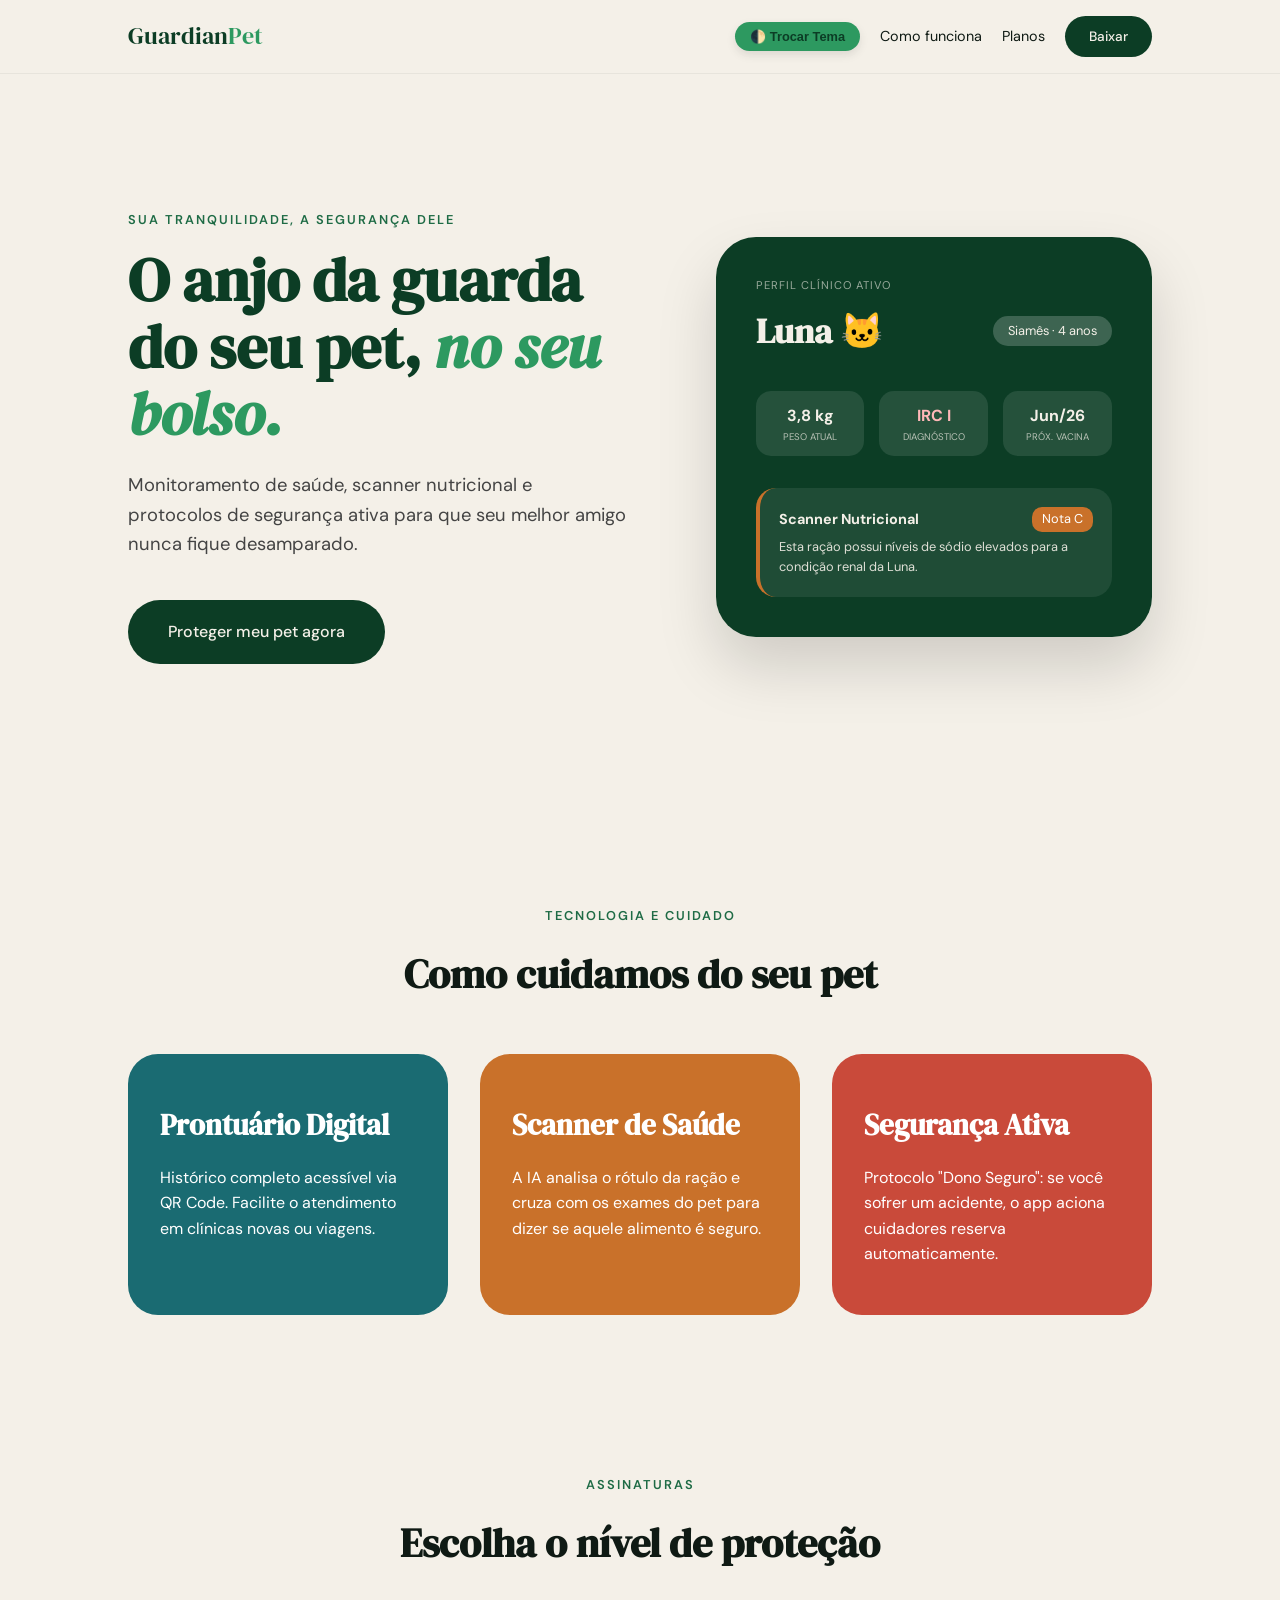
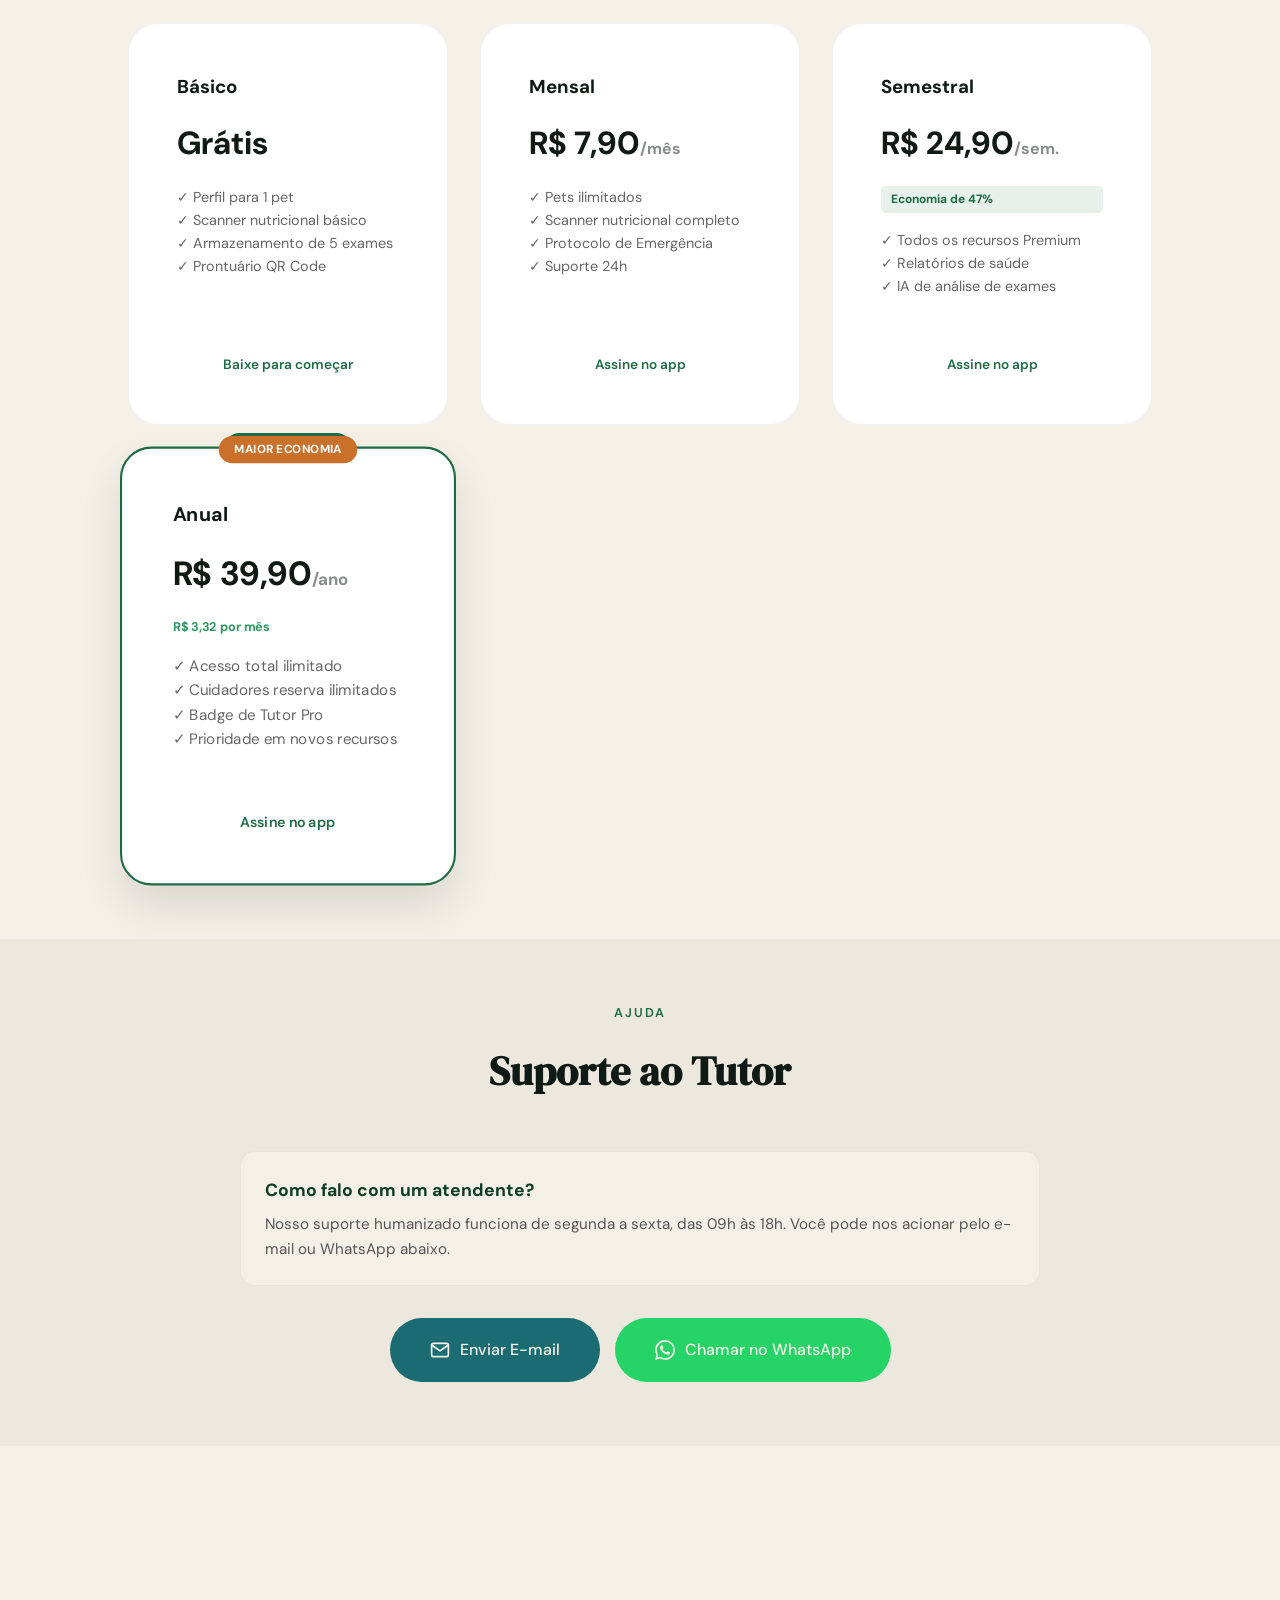
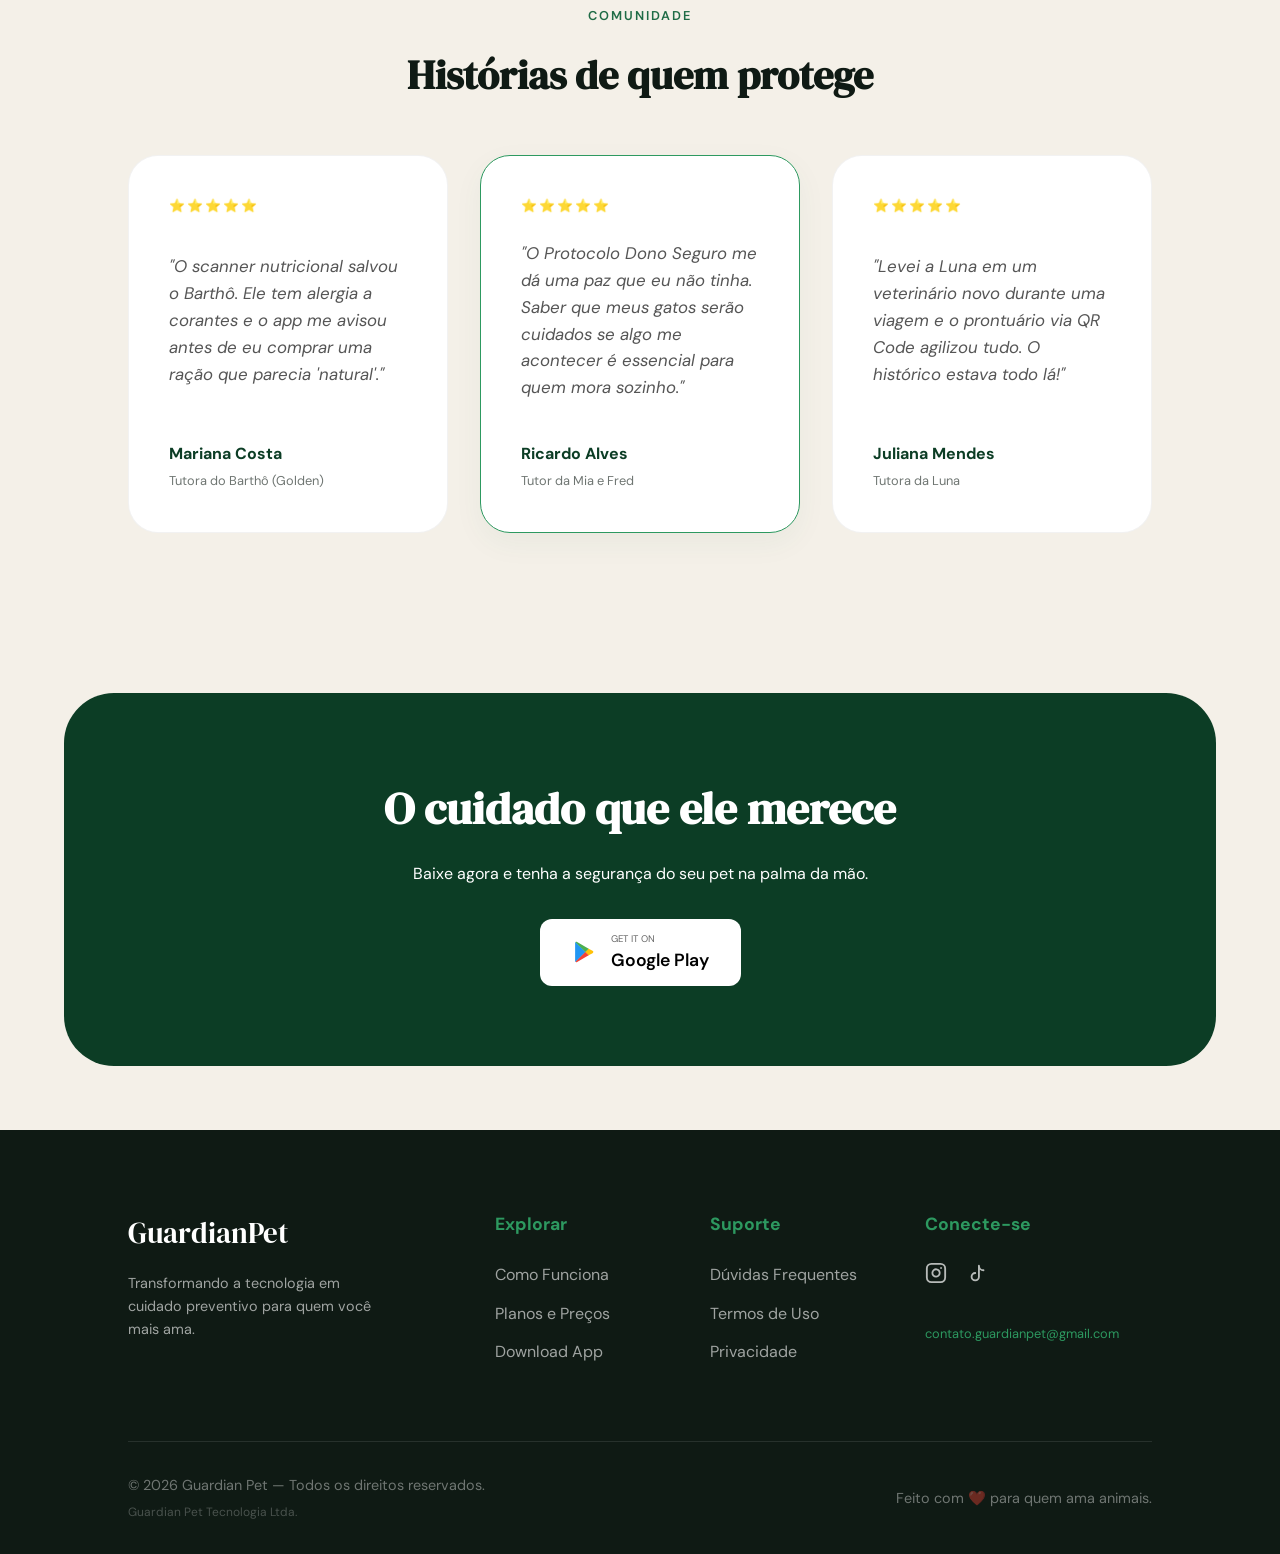
<file: GuardianPetSite/index.html>
<!DOCTYPE html>
<html lang="pt-BR">
<head>
<meta charset="UTF-8"/>
<meta name="description" content="Guardian Pet - O app que monitora a saúde do seu pet, analisa rótulos de ração com IA e oferece segurança ativa para tutores.">
<meta name="keywords" content="pet, saúde animal, veterinário, ração, scanner nutricional, segurança pet">
<meta name="author" content="Guardian Pet Tecnologia">
<meta property="og:title" content="Guardian Pet — O Anjo da Guarda do seu Pet">
<meta property="og:description" content="Prontuário digital e segurança ativa para seu melhor amigo.">
<meta property="og:type" content="website">
<meta name="viewport" content="width=device-width, initial-scale=1.0"/>
<title>GuardianPet — O Anjo da Guarda do seu Pet</title>
<link rel="preconnect" href="https://fonts.googleapis.com"/>
<link rel="preconnect" href="https://fonts.gstatic.com" crossorigin/>
<link href="https://fonts.googleapis.com/css2?family=DM+Serif+Display:ital@0;1&family=DM+Sans:opsz,wght@9..40,300;9..40,400;9..40,500&display=swap" rel="stylesheet"/>
<style>

  

  
  :root {
       /* ... mantenha o que já existe e adicione esta: */
    --card-bg: #ffffff;
    --ink: #0f1a14;
    --paper: #f4f0e8;
    --paper2: #ece8de;
    --green: #1e6b45;
    --green-l: #2d9960;
    --green-d: #0c3d25;
    --amber: #c9712a;
    --coral: #c94a3a;
    --teal: #1a6b72;
    --font-display: 'DM Serif Display', Georgia, serif;
    --font-body: 'DM Sans', sans-serif;
  }
  body { 
    font-family: var(--font-body); 
    background-color: var(--paper); 
    color: var(--ink); 
    line-height: 1.6; 
    overflow-x: hidden;
    /* A mágica acontece aqui: transição para cor e fundo */
    transition: background-color 0.6s cubic-bezier(0.4, 0, 0.2, 1), color 0.6s ease;
}
/* ADICIONE ISTO LOGO ABAIXO DO :root */
 /* MODO ESCURO - CORES CORRIGIDAS */
  body.dark-mode {
    --ink: #f4f0e8;           /* Texto claro no fundo escuro */
    --paper: #0a140f;         /* Fundo bem escuro (quase preto esverdeado) */
    --paper2: #122118;        /* Seções secundárias um pouco menos escuras */
    --card-bg: #1a2e23;       /* Fundo dos cards */
    --green-d: #2d9960;       /* O verde que era escuro agora fica vibrante para ler */
    --green-l: #4ade80;       /* Verde neon para destaques */
    /* Adicione isso dentro ou logo abaixo do bloco body.dark-mode */
body.dark-mode .plano-card h3,
body.dark-mode .plano-card p {
    color: var(--ink); /* O --ink no dark-mode já é claro */
}


/* Faz com que os cards e seções também deslizem na cor */
.plano-card, .pilar-card, .depoimento-card, .faq-item, nav, footer, .modal-content {
    transition: background-color 0.4s ease, border-color 0.4s ease, transform 0.3s ease, box-shadow 0.3s ease;
}
body.dark-mode .plano-card ul li {
    color: rgba(255, 255, 255, 0.7); /* Cinza claro para os itens da lista */
}

/* Ajuste específico para o texto "Grátis" e valores que estavam pretos */
body.dark-mode .plano-card p[style*="font-weight: bold"] {
    color: #ffffff;
}
  }
  /* Correção definitiva para os Cards de Planos no Dark Mode */
body.dark-mode .plano-card {
    background-color: var(--card-bg) !important;
    border-color: rgba(255, 255, 255, 0.1) !important;
}

/* Força a cor dos títulos e preços que estão sumindo */
body.dark-mode .plano-card h3, 
body.dark-mode .plano-card p {
    color: #ffffff !important;
}

/* Força a cor das listas (que estão com #666 no HTML) */
body.dark-mode .plano-card ul li {
    color: rgba(255, 255, 255, 0.7) !important;
}

/* Mantém o texto "Baixe no app" com destaque verde */
body.dark-mode .plano-info-app {
    color: var(--green-l) !important;
}

/* Ajuste para o texto de economia no plano semestral */
body.dark-mode .plano-card p[style*="background: rgba(30,107,69,0.1)"] {
    background: rgba(74, 222, 128, 0.1) !important;
    color: var(--green-l) !important;
}
/* Ajuste para o Footer no Dark Mode */
body.dark-mode footer {
    background: #050a08; /* Um tom ainda mais escuro que o paper */
    border-top: 1px solid rgba(255, 255, 255, 0.05);
}

body.dark-mode .footer-logo,
body.dark-mode .footer-col h4 {
    color: var(--green-l);
}
body.dark-mode .faq-item {
    background: var(--card-bg);
    border-color: rgba(255, 255, 255, 0.1);
}

body.dark-mode .faq-item h4 {
    color: var(--green-l);
}

body.dark-mode .faq-item p {
    color: rgba(255, 255, 255, 0.7) !important;
}
  /* Garante que o menu navegação acompanhe a cor de fundo */
  body.dark-mode nav {
    background: rgba(10, 20, 15, 0.85);
    border-bottom: 1px solid rgba(255, 255, 255, 0.1);
  }

  /* Garante que descrições e textos menores não sumam */
  body.dark-mode .hero-desc, 
  body.dark-mode .plano-card ul li,
  body.dark-mode .faq-item p {
    color: rgba(244, 240, 232, 0.8);
  }
  /* BUSQUE A CLASSE .plano-card E MUDE O BACKGROUND PARA: */
  .plano-card {
    background: var(--card-bg); /* Isso faz o card mudar de cor no modo escuro */
    /* ... restante do código ... */
  }
/* Estilos do Modal */
.modal {
  display: none; 
  position: fixed; 
  z-index: 2000; 
  left: 0; top: 0;
  width: 100%; height: 100%;
  background-color: rgba(0,0,0,0.6);
  backdrop-filter: blur(5px);
}

.modal-content {
  background-color: var(--paper);
  margin: 5% auto;
  padding: 3rem;
  border-radius: 30px;
  width: 80%;
  max-width: 700px;
  max-height: 80vh;
  overflow-y: auto;
  position: relative;
  box-shadow: 0 20px 50px rgba(0,0,0,0.3);
}

.modal-text {
  text-align: left;
  line-height: 1.8;
  color: var(--ink);
}

.modal-text h3 { margin-top: 1.5rem; font-size: 1.1rem; color: var(--green); }
.modal-text p { margin-bottom: 1rem; font-size: 0.95rem; opacity: 0.8; }

.close-btn {
  position: absolute;
  right: 25px; top: 20px;
  font-size: 2rem;
  cursor: pointer;
  color: var(--ink);
  opacity: 0.5;
}

.close-btn:hover { opacity: 1; }

/* Ajuste Dark Mode para o Modal */
body.dark-mode .modal-content {
  background-color: var(--card-bg);
  border: 1px solid rgba(255,255,255,0.1);
}
body.dark-mode .modal-text h3 { color: var(--green-l); }
  /* ADICIONE ISTO NA CLASSE .plano-card.destaque PARA MELHORAR A HIERARQUIA */
  .plano-card.destaque {
    transform: scale(1.05);
    z-index: 2;
    box-shadow: 0 20px 40px rgba(0,0,0,0.1);
  }
  /* RESET & BASE */
  *, *::before, *::after { box-sizing: border-box; margin: 0; padding: 0; }
  html { scroll-behavior: smooth; }
  body { font-family: var(--font-body); background: var(--paper); color: var(--ink); line-height: 1.6; overflow-x: hidden; }
  
  /* NAV */
  nav {
    position: fixed; top: 0; left: 0; right: 0; z-index: 1000;
    display: flex; align-items: center; justify-content: space-between;
    padding: 1rem 10%; background: rgba(244,240,232,0.85); backdrop-filter: blur(12px);
    border-bottom: 1px solid rgba(0,0,0,0.05);
  }
  .nav-logo { font-family: var(--font-display); font-size: 1.5rem; color: var(--green-d); text-decoration: none; }
  .nav-logo span { color: var(--green-l); }

  /* HERO */
  .hero { min-height: 90vh; display: grid; grid-template-columns: 1.2fr 1fr; align-items: center; padding: 8rem 10% 4rem; gap: 4rem; }
  .hero h1 { font-family: var(--font-display); font-size: clamp(2.5rem, 5vw, 3.8rem); line-height: 1.1; color: var(--green-d); margin-bottom: 1.5rem; }
  .hero h1 em { color: var(--green-l); font-style: italic; }
  .hero-desc { font-size: 1.15rem; color: #444; max-width: 500px; margin-bottom: 2.5rem; }
  
  .btn-primary { background: var(--green-d); color: var(--paper); padding: 1.2rem 2.5rem; border-radius: 100px; text-decoration: none; font-weight: 500; display: inline-flex; align-items: center; justify-content: center; gap: 10px; transition: 0.3s; border: none; cursor: pointer; }
  .btn-primary:hover { transform: translateY(-3px); box-shadow: 0 15px 30px rgba(12,61,37,0.2); }

  /* APP VISUAL */
  .hero-visual { background: var(--green-d); color: var(--paper); padding: 2.5rem; border-radius: 40px; box-shadow: 0 30px 60px rgba(0,0,0,0.15); position: relative; }
  .card-tag { font-size: 0.7rem; text-transform: uppercase; letter-spacing: 1px; opacity: 0.6; margin-bottom: 0.5rem; }
  .pet-info { display: flex; justify-content: space-between; align-items: center; margin-bottom: 2rem; }
  .stat-grid { display: grid; grid-template-columns: repeat(3, 1fr); gap: 15px; margin-bottom: 2rem; }
  .stat-item { background: rgba(255,255,255,0.1); padding: 12px; border-radius: 15px; text-align: center; }
  .nutrition-alert { background: rgba(255,255,255,0.08); padding: 1.2rem; border-radius: 20px; border-left: 4px solid var(--amber); }

  /* SEÇÕES GERAIS */
  .section-header { text-align: center; padding: 6rem 10% 3rem; }
  .section-tag { color: var(--green); font-weight: 600; text-transform: uppercase; font-size: 0.8rem; letter-spacing: 2px; margin-bottom: 1rem; display: block; }
  
  .pilares { padding: 0 10% 4rem; display: grid; grid-template-columns: repeat(3, 1fr); gap: 2rem; }
  .pilar-card { padding: 3rem 2rem; border-radius: 30px; color: white; position: relative; overflow: hidden; }
  .pilar-card.teal { background: var(--teal); }
  .pilar-card.amber { background: var(--amber); }
  .pilar-card.coral { background: var(--coral); }
  .pilar-card h3 { font-family: var(--font-display); font-size: 1.8rem; margin-bottom: 1rem; }

  /* PLANOS */
  .planos-grid { display: grid; grid-template-columns: repeat(auto-fit, minmax(300px, 1fr)); gap: 2rem; padding: 0 10% 4rem; }
  .plano-card { background: #fff; padding: 3rem; border-radius: 30px; border: 1px solid rgba(0,0,0,0.05); transition: 0.3s; display: flex; flex-direction: column; }
  .plano-card.destaque { border: 2px solid var(--green); position: relative; }
  .plano-card.destaque::after { content: "RECOMENDADO"; position: absolute; top: -15px; left: 50%; transform: translateX(-50%); background: var(--green); color: white; padding: 4px 15px; border-radius: 20px; font-size: 0.7rem; font-weight: bold; }
  .plano-info-app { margin-top: auto; padding-top: 2rem; font-size: 0.85rem; color: var(--green); font-weight: 600; text-align: center; }

/* DEPOIMENTOS */
.depoimentos-grid {
  display: grid;
  grid-template-columns: repeat(auto-fit, minmax(300px, 1fr));
  gap: 2rem;
}

.depoimento-card {
  background: var(--card-bg);
  padding: 2.5rem;
  border-radius: 30px;
  border: 1px solid rgba(0,0,0,0.05);
  display: flex;
  flex-direction: column;
  justify-content: space-between;
  transition: 0.3s;
}

.destaque-depo {
  border: 1px solid var(--green-l);
  box-shadow: 0 10px 30px rgba(30, 107, 69, 0.05);
}

.depoimento-card p {
  font-style: italic;
  font-size: 1.05rem;
  margin: 1.5rem 0;
  color: #555;
}

.rating { font-size: 0.8rem; letter-spacing: 2px; }

.user-info {
  display: flex;
  align-items: center;
  gap: 15px;
  margin-top: 1rem;
}

.user-avatar {
  width: 50px;
  height: 50px;
  border-radius: 50%;
  background-size: cover;
  background-position: center;
  background-color: var(--paper2);
}

.user-info strong { display: block; font-size: 1rem; color: var(--green-d); }
.user-info span { font-size: 0.8rem; opacity: 0.6; }

/* AJUSTE DARK MODE PARA DEPOIMENTOS */
body.dark-mode .depoimento-card p {
  color: rgba(255, 255, 255, 0.8) !important;
}

body.dark-mode .user-info strong {
  color: var(--green-l) !important;
}
  
  /* SUPORTE / FAQ */
  .suporte-section { padding: 4rem 10%; background: var(--paper2); }
  .faq-container { max-width: 800px; margin: 0 auto; }
  .faq-item { background: var(--paper); margin-bottom: 1rem; border-radius: 15px; padding: 1.5rem; border: 1px solid rgba(0,0,0,0.05); }
  .faq-item h4 { color: var(--green-d); margin-bottom: 0.5rem; font-size: 1.1rem; }
  .faq-item p { font-size: 0.95rem; color: #555; }

  /* DOWNLOAD AREA */
  .download-area { background: var(--green-d); color: white; margin: 4rem 5%; padding: 5rem 2rem; border-radius: 50px; text-align: center; }
  .store-btn { 
    background: #fff; color: #000; padding: 12px 32px; border-radius: 12px; 
    text-decoration: none; display: inline-flex; align-items: center; gap: 15px; 
    transition: 0.3s; margin-top: 2rem;
  }
  .store-btn:hover { transform: scale(1.05); background: #f0f0f0; }

  /* FOOTER */
  footer { background: var(--ink); color: white; padding: 5rem 10% 2rem; }
  .footer-grid { display: grid; grid-template-columns: 2fr 1fr 1fr 1.5fr; gap: 4rem; margin-bottom: 4rem; }
  .footer-logo { font-family: var(--font-display); font-size: 1.8rem; margin-bottom: 1rem; display: block; color: white; text-decoration: none; }
  .footer-col h4 { margin-bottom: 1.5rem; font-size: 1.1rem; color: var(--green-l); }
  .footer-col ul { list-style: none; }
  .footer-col ul li { margin-bottom: 0.8rem; }
  .footer-col ul li a { color: rgba(255,255,255,0.6); text-decoration: none; transition: 0.3s; }
  .footer-col ul li a:hover { color: white; padding-left: 5px; }
  .footer-bottom { border-top: 1px solid rgba(255,255,255,0.1); padding-top: 2rem; display: flex; justify-content: space-between; align-items: center; font-size: 0.9rem; color: rgba(255,255,255,0.4); }

  @media (max-width: 900px) {
   .hero, .pilares, .planos-grid, .depoimentos-grid, .suporte-section {
        padding-left: 5% !important;
        padding-right: 5% !important;
    }
    .hero h1 {
        font-size: 2.2rem; /* Título um pouco menor no mobile */
    }
    .hero { text-align: center; padding-top: 6rem; }
    .hero-desc { margin: 0 auto 2.5rem; }
    .footer-bottom { flex-direction: column; gap: 1rem; text-align: center; }
  }
</style>
</head>
<body>

<nav>
  <a href="#" class="nav-logo">Guardian<span>Pet</span></a>
  <div style="display: flex; gap: 20px; align-items: center;">
   <button onclick="document.body.classList.toggle('dark-mode')" style="background: var(--green-l); color: var(--green-d); border: none; padding: 7px 15px; border-radius: 20px; cursor: pointer; font-size: 0.8rem; font-weight: bold; box-shadow: 0 4px 10px rgba(0,0,0,0.1);">
  🌓 Trocar Tema
</button>
    
    <a href="#como" style="text-decoration: none; color: var(--ink); font-size: 0.9rem;">Como funciona</a>
    <a href="#planos" style="text-decoration: none; color: var(--ink); font-size: 0.9rem;">Planos</a>
    <a href="#download" class="btn-primary" style="padding: 0.6rem 1.5rem; font-size: 0.85rem;">Baixar</a>
  </div>
</nav>

<section class="hero" id="inicio">
  <div class="hero-left">
    <span class="section-tag">Sua tranquilidade, a segurança dele</span>
    <h1>O anjo da guarda do seu pet, <em>no seu bolso.</em></h1>
    <p class="hero-desc">Monitoramento de saúde, scanner nutricional e protocolos de segurança ativa para que seu melhor amigo nunca fique desamparado.</p>
    <a href="#download" class="btn-primary">Proteger meu pet agora</a>
  </div>

  <div class="hero-visual">
    <div class="card-tag">Perfil Clínico Ativo</div>
    <div class="pet-info">
      <h2 style="font-family: var(--font-display); font-size: 2.2rem;">Luna 🐱</h2>
      <span style="background: rgba(255,255,255,0.2); padding: 5px 15px; border-radius: 20px; font-size: 0.8rem;">Siamês · 4 anos</span>
    </div>
    <div class="stat-grid">
      <div class="stat-item">
        <div style="font-weight: bold;">3,8 kg</div>
        <div style="font-size: 0.6rem; opacity: 0.7;">PESO ATUAL</div>
      </div>
      <div class="stat-item">
        <div style="font-weight: bold; color: #ffb8b8;">IRC I</div>
        <div style="font-size: 0.6rem; opacity: 0.7;">DIAGNÓSTICO</div>
      </div>
      <div class="stat-item">
        <div style="font-weight: bold;">Jun/26</div>
        <div style="font-size: 0.6rem; opacity: 0.7;">PRÓX. VACINA</div>
      </div>
    </div>
    <div class="nutrition-alert">
      <div style="display: flex; justify-content: space-between; align-items: center; margin-bottom: 5px;">
        <span style="font-weight: bold; font-size: 0.9rem;">Scanner Nutricional</span>
        <span style="background: var(--amber); color: white; padding: 2px 10px; border-radius: 10px; font-size: 0.8rem;">Nota C</span>
      </div>
      <p style="font-size: 0.8rem; opacity: 0.9;">Esta ração possui níveis de sódio elevados para a condição renal da Luna.</p>
    </div>
  </div>
</section>

<div class="section-header" id="como">
  <span class="section-tag">Tecnologia e Cuidado</span>
  <h2 style="font-family: var(--font-display); font-size: 2.5rem;">Como cuidamos do seu pet</h2>
</div>

<section class="pilares">
  <div class="pilar-card teal">
    <h3>Prontuário Digital</h3>
    <p>Histórico completo acessível via QR Code. Facilite o atendimento em clínicas novas ou viagens.</p>
  </div>
  <div class="pilar-card amber">
    <h3>Scanner de Saúde</h3>
    <p>A IA analisa o rótulo da ração e cruza com os exames do pet para dizer se aquele alimento é seguro.</p>
  </div>
  <div class="pilar-card coral">
    <h3>Segurança Ativa</h3>
    <p>Protocolo "Dono Seguro": se você sofrer um acidente, o app aciona cuidadores reserva automaticamente.</p>
  </div>
</section>

<section id="planos">
  <div class="section-header">
    <span class="section-tag">Assinaturas</span>
    <h2 style="font-family: var(--font-display); font-size: 2.5rem;">Escolha o nível de proteção</h2>
  </div>
  <div class="planos-grid">
    
    <div class="plano-card">
      <h3>Básico</h3>
      <p style="font-size: 2rem; font-weight: bold; margin: 1rem 0;">Grátis</p>
      <ul style="list-style: none; font-size: 0.9rem; color: #666; margin-bottom: 1.5rem;">
        <li>✓ Perfil para 1 pet</li>
        <li>✓ Scanner nutricional básico</li>
        <li>✓ Armazenamento de 5 exames</li>
        <li>✓ Prontuário QR Code</li>
      </ul>
      <p class="plano-info-app">Baixe para começar</p>
    </div>

    <div class="plano-card">
      <h3>Mensal</h3>
      <p style="font-size: 2rem; font-weight: bold; margin: 1rem 0;">R$ 7,90<span style="font-size: 1rem; opacity: 0.5;">/mês</span></p>
      <ul style="list-style: none; font-size: 0.9rem; color: #666; margin-bottom: 1.5rem;">
        <li>✓ Pets ilimitados</li>
        <li>✓ Scanner nutricional completo</li>
        <li>✓ Protocolo de Emergência</li>
        <li>✓ Suporte 24h</li>
      </ul>
      <p class="plano-info-app">Assine no app</p>
    </div>

    <div class="plano-card">
      <h3>Semestral</h3>
      <p style="font-size: 2rem; font-weight: bold; margin: 1rem 0;">R$ 24,90<span style="font-size: 1rem; opacity: 0.5;">/sem.</span></p>
      <p style="font-size: 0.75rem; color: var(--green); margin-bottom: 1rem; font-weight: bold; background: rgba(30,107,69,0.1); padding: 4px 10px; border-radius: 5px; display: inline-block;">Economia de 47%</p>
      <ul style="list-style: none; font-size: 0.9rem; color: #666; margin-bottom: 1.5rem;">
        <li>✓ Todos os recursos Premium</li>
        <li>✓ Relatórios de saúde</li>
        <li>✓ IA de análise de exames</li>
      </ul>
      <p class="plano-info-app">Assine no app</p>
    </div>

    <div class="plano-card destaque">
      <div style="position: absolute; top: -12px; left: 50%; transform: translateX(-50%); background: var(--amber); color: white; padding: 4px 15px; border-radius: 20px; font-size: 0.7rem; font-weight: bold; white-space: nowrap; z-index: 10;">MAIOR ECONOMIA</div>
      <h3>Anual</h3>
      <p style="font-size: 2rem; font-weight: bold; margin: 1rem 0;">R$ 39,90<span style="font-size: 1rem; opacity: 0.5;">/ano</span></p>
      <p style="font-size: 0.75rem; color: var(--green-l); margin-bottom: 1rem; font-weight: bold;">R$ 3,32 por mês</p>
      <ul style="list-style: none; font-size: 0.9rem; color: #666; margin-bottom: 1.5rem;">
        <li>✓ Acesso total ilimitado</li>
        <li>✓ Cuidadores reserva ilimitados</li>
        <li>✓ Badge de Tutor Pro</li>
        <li>✓ Prioridade em novos recursos</li>
      </ul>
      <p class="plano-info-app">Assine no app</p>
    </div>

  </div>
</section>

<section id="suporte" class="suporte-section">
  <div class="section-header" style="padding-top: 0;">
    <span class="section-tag">Ajuda</span>
    <h2 style="font-family: var(--font-display); font-size: 2.5rem;">Suporte ao Tutor</h2>
  </div>
  
  <div class="faq-container">
    <div class="faq-item">
      <h4>Como falo com um atendente?</h4>
      <p>Nosso suporte humanizado funciona de segunda a sexta, das 09h às 18h. Você pode nos acionar pelo e-mail ou WhatsApp abaixo.</p>
    </div>
    
    <div style="display: flex; gap: 15px; justify-content: center; margin-top: 2rem; flex-wrap: wrap;">
      <a href="mailto:contato@guardianpet.com.br" class="btn-primary" style="background: var(--teal);">
        <svg width="20" height="20" viewBox="0 0 24 24" fill="none" stroke="currentColor" stroke-width="2" stroke-linecap="round" stroke-linejoin="round"><path d="M4 4h16c1.1 0 2 .9 2 2v12c0 1.1-.9 2-2 2H4c-1.1 0-2-.9-2-2V6c0-1.1.9-2 2-2z"></path><polyline points="22,6 12,13 2,6"></polyline></svg>
        Enviar E-mail
      </a>
      
      <a href="https://wa.me/11980308106" target="_blank" class="btn-primary" style="background: #25D366; border: none;">
        <svg width="20" height="20" viewBox="0 0 24 24" fill="currentColor"><path d="M17.472 14.382c-.297-.149-1.758-.867-2.03-.967-.273-.099-.471-.148-.67.15-.197.297-.767.966-.94 1.164-.173.199-.347.223-.644.075-.297-.15-1.255-.463-2.39-1.475-.883-.788-1.48-1.761-1.653-2.059-.173-.297-.018-.458.13-.606.134-.133.298-.347.446-.52.149-.174.198-.298.298-.497.099-.198.05-.371-.025-.52-.075-.149-.669-1.612-.916-2.207-.242-.579-.487-.5-.669-.51-.173-.008-.371-.01-.57-.01-.198 0-.52.074-.792.372-.272.297-1.04 1.016-1.04 2.479 0 1.462 1.065 2.875 1.213 3.074.149.198 2.096 3.2 5.077 4.487.709.306 1.262.489 1.694.625.712.227 1.36.195 1.871.118.571-.085 1.758-.719 2.006-1.413.248-.694.248-1.289.173-1.413-.074-.124-.272-.198-.57-.347m-5.421 7.403h-.004a9.87 9.87 0 01-5.031-1.378l-.361-.214-3.741.982.998-3.648-.235-.374a9.86 9.86 0 01-1.51-5.26c.001-5.45 4.436-9.884 9.888-9.884 2.64 0 5.122 1.03 6.988 2.898a9.825 9.825 0 012.893 6.994c-.003 5.45-4.437 9.884-9.885 9.884m8.413-18.297A11.815 11.815 0 0012.05 0C5.495 0 .16 5.335.157 11.892c0 2.096.547 4.142 1.588 5.945L.057 24l6.305-1.654a11.882 11.882 0 005.683 1.448h.005c6.554 0 11.89-5.335 11.893-11.893a11.821 11.821 0 00-3.48-8.413z"/></svg>
        Chamar no WhatsApp
      </a>
    </div>
  </div>
</section>
<section id="depoimentos" style="padding: 4rem 10% 6rem;">
  <div class="section-header">
    <span class="section-tag">Comunidade</span>
    <h2 style="font-family: var(--font-display); font-size: 2.5rem;">Histórias de quem protege</h2>
  </div>

  <div class="depoimentos-grid">
    <div class="depoimento-card">
      <div class="rating">⭐⭐⭐⭐⭐</div>
      <p>"O scanner nutricional salvou o Barthô. Ele tem alergia a corantes e o app me avisou antes de eu comprar uma ração que parecia 'natural'."</p>
      <div class="user-info">
  
        <div>
          <strong>Mariana Costa</strong>
          <span>Tutora do Barthô (Golden)</span>
        </div>
      </div>
    </div>

    <div class="depoimento-card destaque-depo">
      <div class="rating">⭐⭐⭐⭐⭐</div>
      <p>"O Protocolo Dono Seguro me dá uma paz que eu não tinha. Saber que meus gatos serão cuidados se algo me acontecer é essencial para quem mora sozinho."</p>
      <div class="user-info">
  
        <div>
          <strong>Ricardo Alves</strong>
          <span>Tutor da Mia e Fred</span>
        </div>
      </div>
    </div>

    <div class="depoimento-card">
      <div class="rating">⭐⭐⭐⭐⭐</div>
      <p>"Levei a Luna em um veterinário novo durante uma viagem e o prontuário via QR Code agilizou tudo. O histórico estava todo lá!"</p>
      <div class="user-info">
      
        <div>
          <strong>Juliana Mendes</strong>
          <span>Tutora da Luna</span>
        </div>
      </div>
    </div>
  </div>
</section>
<section id="download" class="download-area">
  <h2 style="font-family: var(--font-display); font-size: 2.8rem; margin-bottom: 1rem;">O cuidado que ele merece</h2>
  <p>Baixe agora e tenha a segurança do seu pet na palma da mão.</p>
  
  <a href="#" class="store-btn">
    <svg width="24" height="24" viewBox="0 0 24 24" fill="none" xmlns="http://www.w3.org/2000/svg">
        <path d="M3.50977 2.12988C3.25977 2.37988 3.11977 2.76988 3.11977 3.25988V20.7399C3.11977 21.2299 3.25977 21.6199 3.50977 21.8699L3.57977 21.9299L13.3498 12.1599V11.8399L3.57977 2.06988L3.50977 2.12988Z" fill="#2196F3"/>
        <path d="M16.5998 15.4199L13.3498 12.1599V11.8399L16.5998 8.57988L16.6798 8.62988L20.5298 10.8199C21.6298 11.4399 21.6298 12.5599 20.5298 13.1799L16.6798 15.3699L16.5998 15.4199Z" fill="#FFC107"/>
        <path d="M16.6798 15.3699L13.3498 12.0399L3.50977 21.8699C3.86977 22.2599 4.45977 22.2999 5.12977 21.9199L16.6798 15.3699Z" fill="#F44336"/>
        <path d="M16.6798 8.62988L5.12977 2.07988C4.45977 1.69988 3.86977 1.73988 3.50977 2.12988L13.3498 11.9599L16.6798 8.62988Z" fill="#4CAF50"/>
    </svg>
    <div style="text-align: left;">
      <div style="font-size: 0.6rem; opacity: 0.6; text-transform: uppercase;">Get it on</div>
      <div style="font-size: 1.1rem; font-weight: 600;">Google Play</div>
    </div>
  </a>
</section>

<footer>
  <div class="footer-grid">
    <div class="footer-col">
      <a href="#inicio" class="footer-logo">Guardian<span>Pet</span></a>
      <p style="opacity: 0.6; font-size: 0.9rem; max-width: 250px;">
        Transformando a tecnologia em cuidado preventivo para quem você mais ama.
      </p>
    </div>
    
    <div class="footer-col">
      <h4>Explorar</h4>
      <ul>
        <li><a href="#como">Como Funciona</a></li>
        <li><a href="#planos">Planos e Preços</a></li>
        <li><a href="#download">Download App</a></li>
      </ul>
    </div>

    <div class="footer-col">
      <h4>Suporte</h4>
      <ul>
        <ul>
  <li><a href="#suporte">Dúvidas Frequentes</a></li>
  <li><a href="javascript:void(0)" class="open-terms">Termos de Uso</a></li>
  <li><a href="javascript:void(0)" class="open-privacy">Privacidade</a></li>
</ul>
      </ul>
    </div>

    <div class="footer-col">
      <h4>Conecte-se</h4>
      <div style="display: flex; gap: 20px; margin-top: 15px; align-items: center;">
        <a href="https://www.instagram.com/guardian.petoficial/" style="color: white; opacity: 0.7; transition: 0.3s;" aria-label="Instagram">
          <svg width="22" height="22" viewBox="0 0 24 24" fill="none" stroke="currentColor" stroke-width="2" stroke-linecap="round" stroke-linejoin="round"><rect x="2" y="2" width="20" height="20" rx="5" ry="5"></rect><path d="M16 11.37A4 4 0 1 1 12.63 8 4 4 0 0 1 16 11.37z"></path><line x1="17.5" y1="6.5" x2="17.51" y2="6.5"></line></svg>
        </a>
        <a href="https://www.tiktok.com/@guardianpetoficial?lang=pt-BR" style="color: white; opacity: 0.7; transition: 0.3s;" aria-label="TikTok">
          <svg width="22" height="22" viewBox="0 0 24 24" fill="none" stroke="currentColor" stroke-width="2" stroke-linecap="round" stroke-linejoin="round"><path d="M9 12a4 4 0 1 0 4 4V4a5 5 0 0 0 5 5"></path></svg>
        </a>
      </div>
      <p style="margin-top: 2rem; font-size: 0.8rem; color: var(--green-l);">contato.guardianpet@gmail.com</p>
    </div>
  </div>

  <div class="footer-bottom">
    <div style="display: flex; flex-direction: column; gap: 5px;">
      <p>© 2026 Guardian Pet — Todos os direitos reservados.</p>
      <p style="font-size: 0.75rem; opacity: 0.6;">Guardian Pet Tecnologia Ltda.</p>
    </div>
    <p>Feito com ❤️ para quem ama animais.</p>
  </div>
</footer>
<div id="modalLegal" class="modal">
  <div class="modal-content">
    <span class="close-btn">&times;</span>
    <h2 id="modalTitle" style="font-family: var(--font-display); color: var(--green-d); margin-bottom: 1.5rem;"></h2>
    <div id="modalBody" class="modal-text">
      </div>
  </div>
</div>
<script>
  const modal = document.getElementById("modalLegal");
  const modalTitle = document.getElementById("modalTitle");
  const modalBody = document.getElementById("modalBody");
  const closeBtn = document.querySelector(".close-btn");

  const conteudos = {
    termos: {
      titulo: "Termos de Uso",
      texto: `
        <h3>1. O Serviço</h3><p>O Guardian Pet é uma plataforma de organização de dados pet. Não substitui consultas veterinárias presenciais.</p>
        <h3>2. Assinaturas</h3><p>Os planos Premium são renovados automaticamente. O cancelamento pode ser feito a qualquer momento na loja de aplicativos.</p>
        <h3>3. Responsabilidade</h3><p>O tutor é responsável pela veracidade dos dados inseridos e por manter os contatos de emergência atualizados.</p>
      `
    },
    privacidade: {
      titulo: "Política de Privacidade",
      texto: `
        <h3>1. Seus Dados</h3><p>Coletamos nome, e-mail e dados do pet estritamente para o funcionamento do prontuário e alertas.</p>
        <h3>2. Compartilhamento</h3><p><strong>Nunca vendemos seus dados.</strong> O histórico clínico só é visualizado por terceiros quando você apresenta o seu QR Code.</p>
        <h3>3. Segurança</h3><p>Usamos criptografia de ponta para garantir que as fotos e exames do seu melhor amigo estejam seguros.</p>
        <h3>4. LGPD</h3><p>Você pode solicitar a exclusão total dos seus dados a qualquer momento via suporte.</p>
      `
    }
  };

  document.querySelector(".open-terms").onclick = () => abrirModal("termos");
  document.querySelector(".open-privacy").onclick = () => abrirModal("privacidade");

  function abrirModal(tipo) {
    modalTitle.innerText = conteudos[tipo].titulo;
    modalBody.innerHTML = conteudos[tipo].texto;
    modal.style.display = "block";
    document.body.style.overflow = "hidden";
  }

  closeBtn.onclick = () => {
    modal.style.display = "none";
    document.body.style.overflow = "auto";
  };

  window.onclick = (event) => {
    if (event.target == modal) {
      modal.style.display = "none";
      document.body.style.overflow = "auto";
    }
  };
</script>
</body>
</html>
</file>
